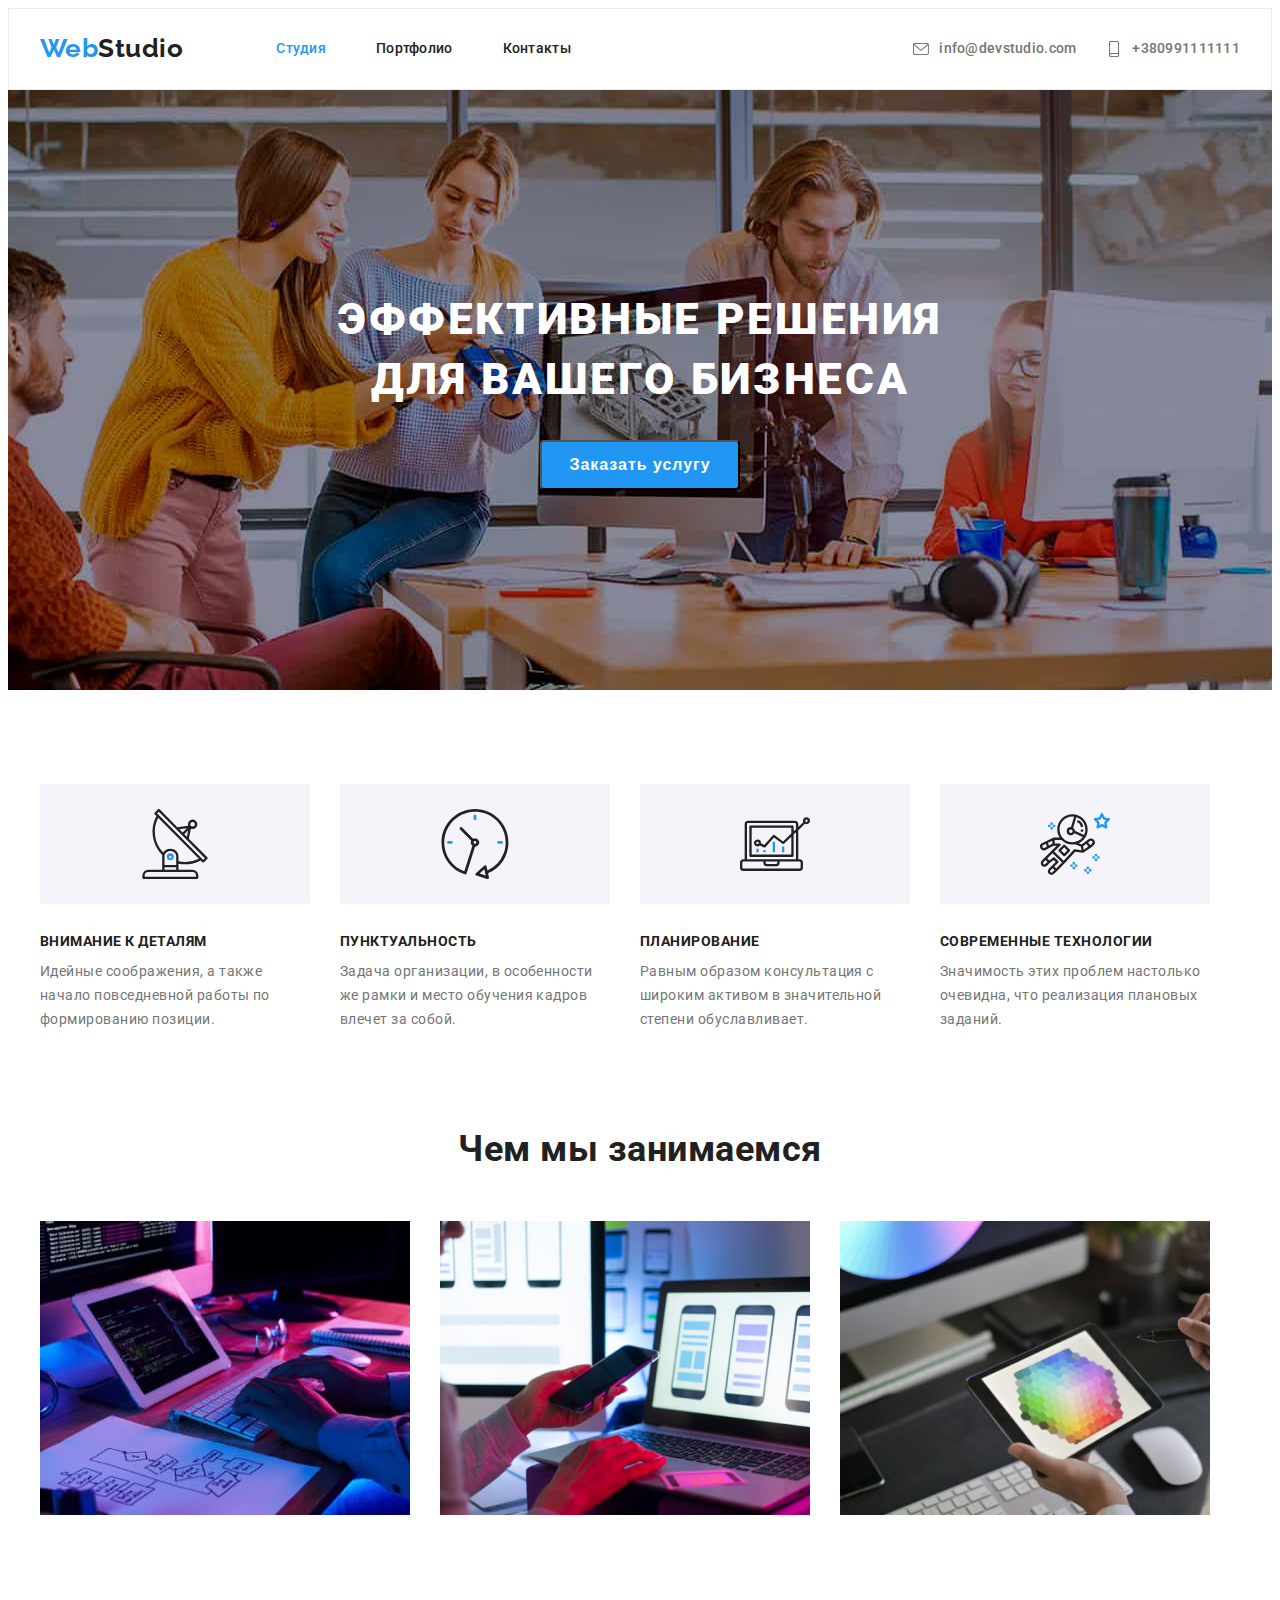
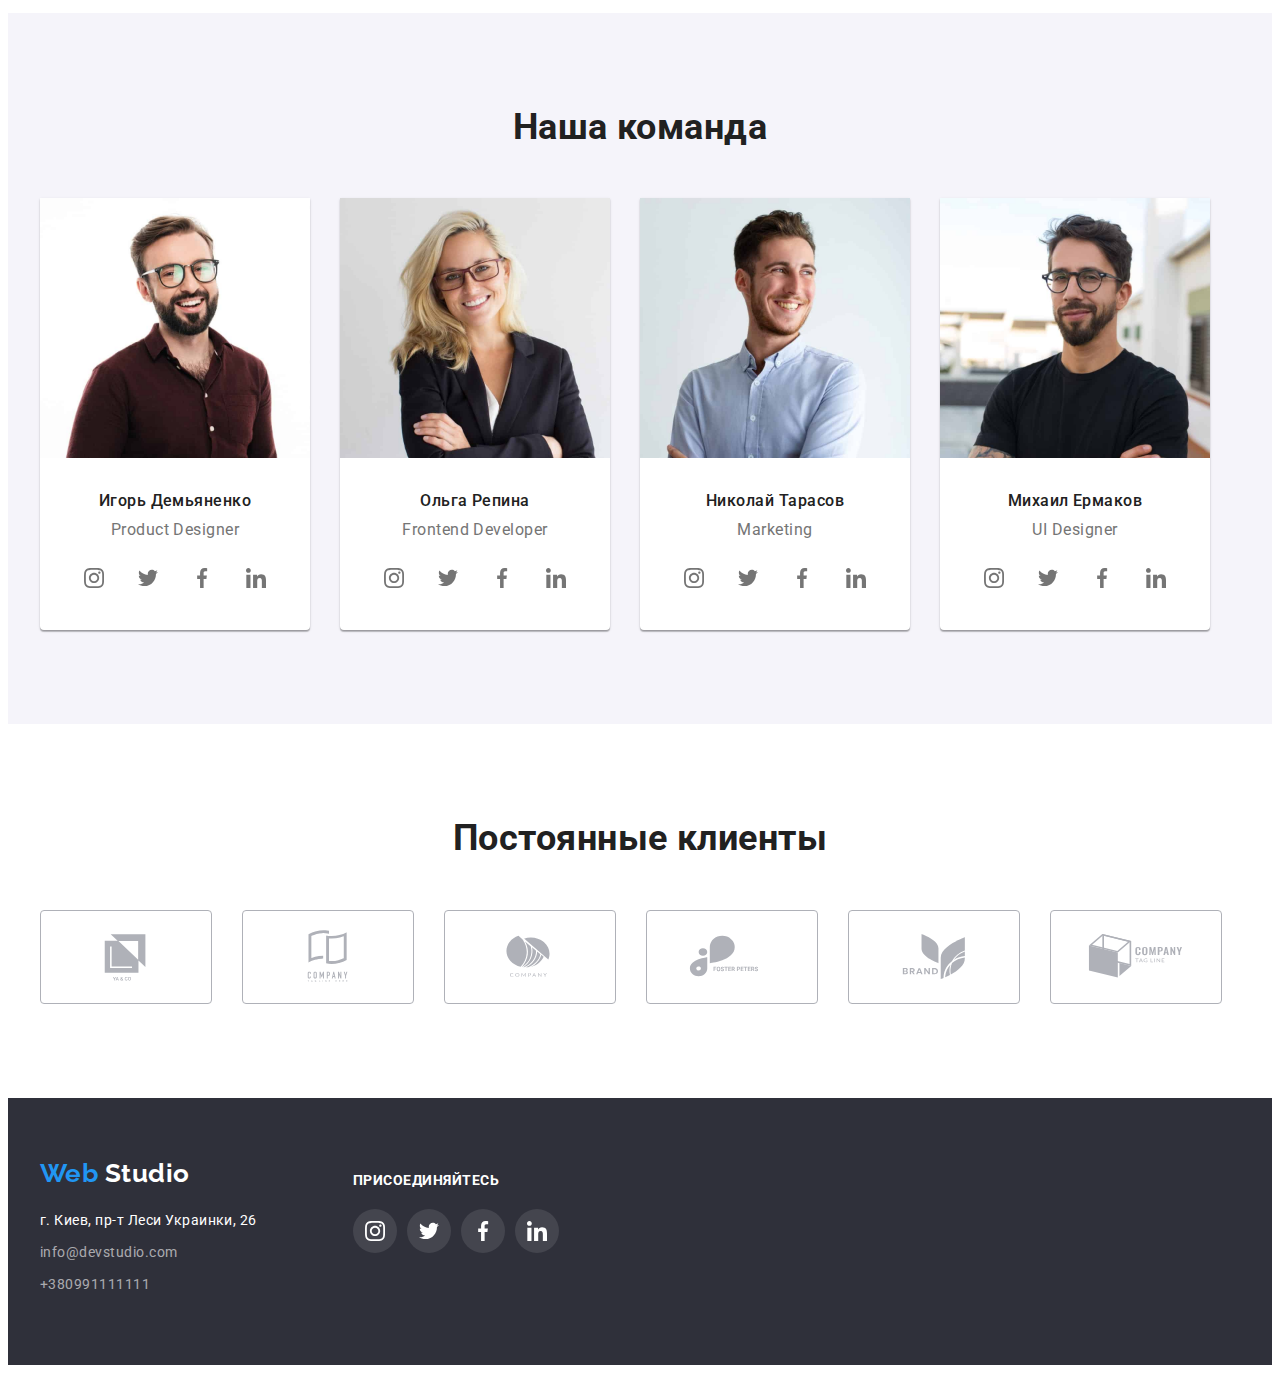
<file: index.html>
<!DOCTYPE html>
<html lang="en"></html>
<head>
  <meta charset="UTF-8" />
  <meta name="vievport" content="width=device-width, initial-scale=1.0" />
  <title>Document</title>
  <link
    rel="stylesheet"
    href="https://fonts.googleapis.com/css2?family=Raleway:wght@700&family=Roboto:wght@400;500;700;900&display=swap"
  />
  <link
    rel="stylesheet"
    href="https://cdnjs.cloudflare.com/ajax/libs/modern-normalize/1.1.0/modern-normalize.min.css"
    integrity="sha512-wpPYUAdjBVSE4KJnH1VR1HeZfpl1ub8YT/NKx4PuQ5NmX2tKuGu6U/JRp5y+Y8XG2tV+wKQpNHVUX03MfMFn9Q=="
    crossorigin="anonymous"
    referrerpolicy="no-referrer"
  />
  <link rel="stylesheet" href="./css/styles.css" />
  <link rel="stylesheet" href="./images/icons.svg" />
</head>
<body>
  <header class="">
    <div class="conteiner main-meny">
      <nav class="nav">
        <!-- <logo> -->
        <a href="./images/webStudio.jpg" class="logo"
          >Web<span class="studio">Studio</span></a
        >
        <!-- <title> -->
        <ul class="site-nav list">
          <li class="item">
            <a href="./index.html" class="link curent">Студия</a>
          </li>
          <li class="item">
            <a href="./portfolio.html" class="link">Портфолио</a>
          </li>
          <li class="item">
            <a href="/" class="link">Контакты</a>
          </li>
        </ul>
      </nav>
      <!-- auth -->
      <ul class="site-auth list">
        <li class="item">
          <a href="emailto:info@devstudio.com" class="link">
            <svg class="items">
              <use href="./images/icons.svg#icon-envelope"></use>
            </svg>
            info@devstudio.com
          </a>
        </li>
        <li class="item">
          <a href="tel=+380991111111" class="link">
            <svg class="items">
              <use href="./images/icons.svg#icon-smartphone"></use>
            </svg>
            +380991111111</a>
        </li>
      </ul>
    </div>
  </header>

  <main>
    <!-- hero -->
    <section class="content hero Icon-Hero">
      <h1 class="hero-text">Эффективные решения для вашего бизнеса</h1>
      <button class="primary" type="button">Заказать услугу</button>
    </section>

    <!-- approach in work -->
    <section class="content work">
      <ul class="list work conteiner">
        <li class="item icon1">
          <b class="work-main">Внимание к деталям</b>
          <p class="work-secondary">
            Идейные соображения, а также начало повседневной работы по
            формированию позиции.
          </p>
        </li>
        <li class="item icon2">
          <b class="work-main">Пунктуальность</b>
          <p class="work-secondary">
            Задача организации, в особенности же рамки и место обучения кадров
            влечет за собой.
          </p>
        </li>
        <li class="item icon3">
          <b class="work-main">Планирование</b>
          <p class="work-secondary">
            Равным образом консультация с широким активом в значительной степени
            обуславливает.
          </p>
        </li>
        <li class="item icon4">
          <b class="work-main">Современные технологии</b>
          <p class="work-secondary">
            Значимость этих проблем настолько очевидна, что реализация плановых
            заданий.
          </p>
        </li>
      </ul>
    </section>

    <!-- <types of work in photo> -->
    <section class="content photo">
      <div class="conteiner">
        <h2 class="head-text">Чем мы занимаемся</h2>
        <ul class="list">
          <li class="photo">
            <img
              src="./images/img.jpg"
              width="370"
              alt="Bерстка дизайн внешнее оформление"
            />
          </li>
          <li class="photo">
            <img
              src="./images/img2.jpg"
              width="370"
              alt="Разработка мобильный приложений"
            />
          </li>
          <li class="photo">
            <img
              src="./images/img3.jpg"
              width="370"
              alt="Творческая деятельность"
            />
          </li>
        </ul>
      </div>
    </section>

    <!-- <employees> -->
    <section class="employees">
      <div class="conteiner">
        <h2 class="head-text">Наша команда</h2>
        <ul class="list">
          <li class="fon">
            <img src="./images/1.jpg" width="270" alt="Дезайнер" />
            <div class="employees-div">
              <h3 class="employees-main">Игорь Демьяненко</h3>
              <p class="employees-secondary">Product Designer</p>
              <ul class="list">
                <li class="item">
                  <a href="/" class="items" >
                    <svg class="icon" width="20" height="20">
                      <use href="./images/icons.svg#icon-instagram"></use>
                    </svg>
                  </a>
                </li>
                <li class="item">
                  <a href="/" class="items">
                    <svg class="icon" width="20" height="20">
                      <use href="./images/icons.svg#icon-twitter"></use>
                    </svg>
                  </a>
                <li class="item">
                  <a href="/" class="items">
                    <svg class="icon" width="20" height="20">
                      <use href="./images/icons.svg#icon-facebook"></use>
                    </svg>
                  </a>
                </li>
                <li class="item">
                  <a href="/" class="items">
                    <svg class="icon" width="20" height="20">
                      <use href="./images/icons.svg#icon-linkedin"></use>
                    </svg>
                  </a>
                </li>
              </ul>
          </li>
          <li class="fon">
            <img src="./images/2.jpg" width="270" alt="Frontend разработчик" />
            <div class="employees-div">
              <h3 class="employees-main">Ольга Репина</h3>
              <p class="employees-secondary">Frontend Developer</p>
              <ul class="list">
                <li class="item">
                  <a href="/" class="items" >
                    <svg class="icon" width="20" height="20">
                      <use href="./images/icons.svg#icon-instagram"></use>
                    </svg>
                  </a>
                </li>
                <li class="item">
                  <a href="/" class="items">
                    <svg class="icon" width="20" height="20">
                      <use href="./images/icons.svg#icon-twitter"></use>
                    </svg>
                  </a>
                <li class="item">
                  <a href="/" class="items">
                    <svg class="icon" width="20" height="20">
                      <use href="./images/icons.svg#icon-facebook"></use>
                    </svg>
                  </a>
                </li>
                <li class="item">
                  <a href="/" class="items">
                    <svg class="icon" width="20" height="20">
                      <use href="./images/icons.svg#icon-linkedin"></use>
                    </svg>
                  </a>
                </li>
              </ul>
            </div>
          </li>
          <li class="fon">
            <img src="./images/3.jpg" width="270" alt="Маркетолог" />
            <div class="employees-div">
              <h3 class="employees-main">Николай Тарасов</h3>
              <p class="employees-secondary">Marketing</p>
              <ul class="list">
                <li class="item">
                  <a href="/" class="items" >
                    <svg class="icon" width="20" height="20">
                      <use href="./images/icons.svg#icon-instagram"></use>
                    </svg>
                  </a>
                </li>
                <li class="item">
                  <a href="/" class="items">
                    <svg class="icon" width="20" height="20">
                      <use href="./images/icons.svg#icon-twitter"></use>
                    </svg>
                  </a>
                <li class="item">
                  <a href="/" class="items">
                    <svg class="icon" width="20" height="20">
                      <use href="./images/icons.svg#icon-facebook"></use>
                    </svg>
                  </a>
                </li>
                <li class="item">
                  <a href="/" class="items">
                    <svg class="icon" width="20" height="20">
                      <use href="./images/icons.svg#icon-linkedin"></use>
                    </svg>
                  </a>
                </li>
              </ul>
            </div>
          </li>
          <li class="fon">
            <img src="./images/4.jpg" width="270" alt="Дизайнер" />
            <div class="employees-div">
              <h3 class="employees-main">Михаил Ермаков</h3>
              <p class="employees-secondary">UI Designer</p>
              <ul class="list">
                <li class="item">
                  <a href="/" class="items" >
                    <svg class="icon" >
                      <use href="./images/icons.svg#icon-instagram"></use>
                    </svg>
                  </a>
                </li>
                <li class="item">
                  <a href="/" class="items">
                    <svg class="icon" >
                      <use href="./images/icons.svg#icon-twitter"></use>
                    </svg>
                  </a>
                <li class="item">
                  <a href="/" class="items">
                    <svg class="icon" >
                      <use href="./images/icons.svg#icon-facebook"></use>
                    </svg>
                  </a>
                </li>
                <li class="item">
                  <a href="/" class="items">
                    <svg class="icon" >
                      <use href="./images/icons.svg#icon-linkedin"></use>
                    </svg>
                  </a>
                </li>
              </ul>
            </div>
          </li>
        </ul>
      </div>
    </section>

    <!-- permanent-clients -->
    <section class="permanent-clients conteiner">
      <h2 class="head-text">Постоянные клиенты</h2>
      <ul class="list">
        <li class="item">
          <a href="/" class="items">
            <svg class="logos">
              <use href="./images/icons.svg#icon-Logo"></use>
            </svg>
          </a>
        </li>
        <li class="item">
          <a href="/" class="items">
            <svg class="logos">
              <use href="./images/icons.svg#icon-Logo1"></use>
            </svg>
          </a>
        </li>
        <li class="item">
          <a href="/" class="items">
            <svg class="logos">
              <use href="./images/icons.svg#icon-Logo2"></use>
            </svg>
          </a>
        </li>
        <li class="item">
          <a href="/" class="items">
            <svg class="logos">
              <use href="./images/icons.svg#icon-Logo3"></use>
            </svg>
          </a>
        </li>
        <li class="item">
          <a href="/" class="items">
            <svg class="logos">
              <use href="./images/icons.svg#icon-Logo4"></use>
            </svg>
          </a>
        </li>
        <li class="item">
          <a href="/" class="items">
            <svg class="logos">
              <use href="./images/icons.svg#icon-Logo5"></use>
            </svg>
          </a>
        </li>
      </ul>
    </section>
  </main>

  <!-- <supporting information> -->
  <footer>
    <div class="footer conteiner">
      <adress>
        <a href="./images/webStudio.jpg" class="logo">
          Web
          <span class="footer-studio"> Studio </span>
        </a>

        <ul class="list nav">
          <li>
            <a
              href="https://www.google.com/maps/place/%D0%B1%D1%83%D0%BB%D1%8C%D0%B2%D0%B0%D1%80+%D0%9B%D0%B5%D1%81%D1%96+%D0%A3%D0%BA%D1%80%D0%B0%D1%97%D0%BD%D0%BA%D0%B8,+26,+%D0%9A%D0%B8%D1%97%D0%B2,+02000/@50.4265807,30.5361971,17z/data=!3m1!4b1!4m5!3m4!1s0x40d4cf0e033ecbe9:0x57a4dffefec77da0!8m2!3d50.4265807!4d30.5383858"
              target="_blank"
              rel="noopener noreferrer"
              class="footer-adres"
            >
              г. Киев, пр-т Леси Украинки, 26
            </a>
          </li>
          <li>
            <a href="emailto:info@devstudio.com" class="footer-nav">
              info@devstudio.com
            </a>
          </li>
          <li>
            <a href="tel=+380991111111" class="footer-nav"> +380991111111 </a>
          </li>
        </ul>
      </adress>
      <div class="dop-info">
        <b class="main">ПРИСОЕДИНЯЙТЕСЬ</b>
        <ul class="list">
          <li class="item">
            <a href="/" class="items" >
              <svg class="icon" width="20" height="20">
                <use href="./images/icons.svg#icon-instagram"></use>
              </svg>
            </a>
          </li>
          <li class="item">
            <a href="/" class="items">
              <svg class="icon" width="20" height="20">
                <use href="./images/icons.svg#icon-twitter"></use>
              </svg>
            </a>
          <li class="item">
            <a href="/" class="items">
              <svg class="icon" width="20" height="20">
                <use href="./images/icons.svg#icon-facebook"></use>
              </svg>
            </a>
          </li>
          <li class="item">
            <a href="/" class="items">
              <svg class="icon" width="20" height="20">
                <use href="./images/icons.svg#icon-linkedin"></use>
              </svg>
            </a>
          </li>
        </ul>
      </div>
    </div>
  </footer>
</body>
</file>
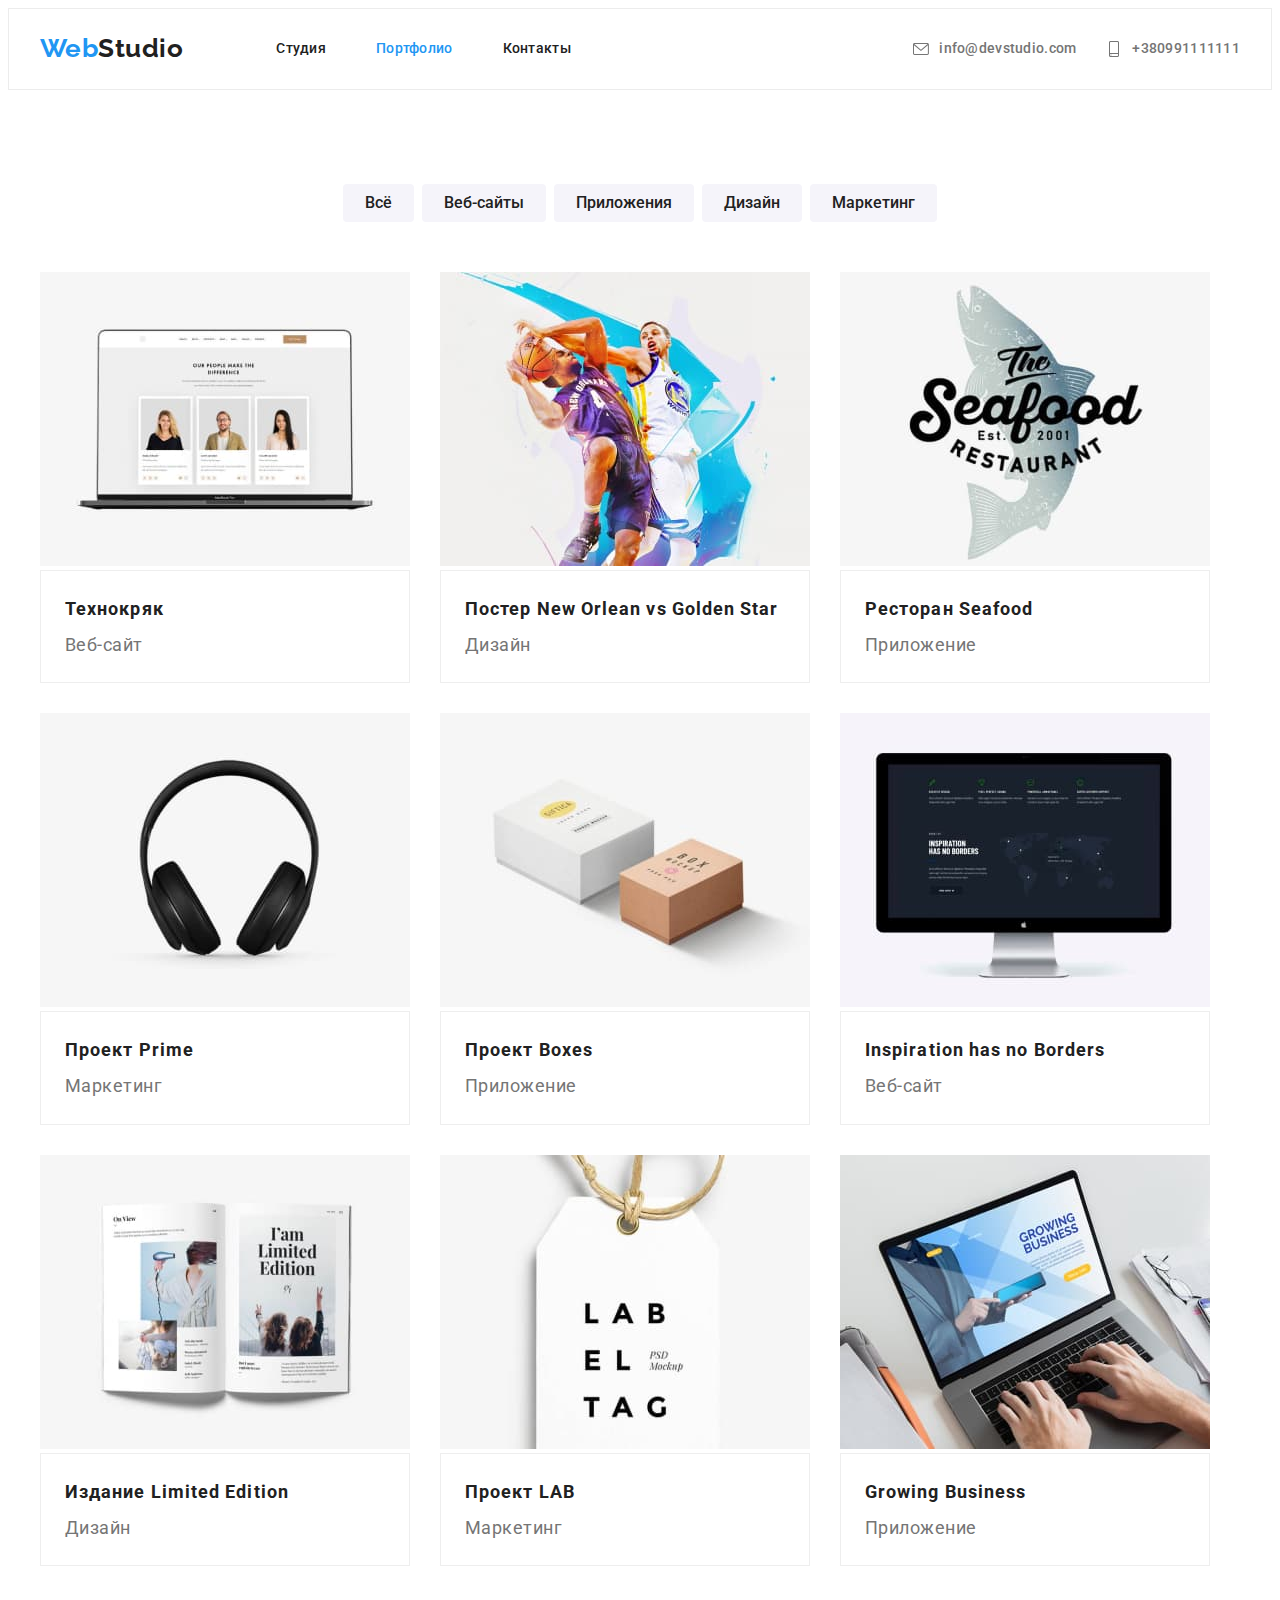
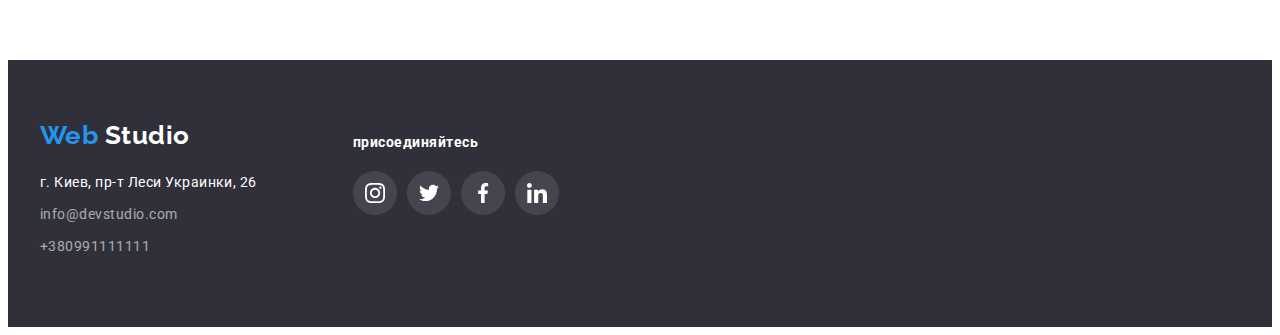
<file: portfolio.html>
<!DOCTYPE html>
<html lang="en"></html>
<head>
  <meta charset="UTF-8" />
  <meta name="vievport" content="width=device-width, initial-scale=1.0" />
  <title>Document</title>
  <link
    rel="stylesheet"
    href="https://fonts.googleapis.com/css2?family=Raleway:wght@700&family=Roboto:wght@400;500;700;900&display=swap"
  />
  <link
    rel="stylesheet"
    href="https://cdnjs.cloudflare.com/ajax/libs/modern-normalize/1.1.0/modern-normalize.min.css"
    integrity="sha512-wpPYUAdjBVSE4KJnH1VR1HeZfpl1ub8YT/NKx4PuQ5NmX2tKuGu6U/JRp5y+Y8XG2tV+wKQpNHVUX03MfMFn9Q=="
    crossorigin="anonymous"
    referrerpolicy="no-referrer"
  />
  <link rel="stylesheet" href="./css/styles.css" />
</head>
<body>
  <header class="">
    <div class="conteiner main-meny">
      <nav class="nav">
        <!-- <logo> -->
        <a href="./images/webStudio.jpg" class="logo"
          >Web<span class="studio">Studio</span></a
        >
        <!-- <title> -->
        <ul class="site-nav list">
          <li class="item">
            <a href="./index.html" class="link">Студия</a>
          </li>
          <li class="item">
            <a href="./portfolio.html" class="link curent">Портфолио</a>
          </li>
          <li class="item">
            <a href="/" class="link">Контакты</a>
          </li>
        </ul>
      </nav>
      <!-- auth -->
      <ul class="site-auth list">
        <li class="item">
          <a href="emailto:info@devstudio.com" class="link">
            <svg class="items">
              <use href="./images/icons.svg#icon-envelope"></use>
            </svg>
            info@devstudio.com
          </a>
        </li>
        <li class="item">
          <a href="tel=+380991111111" class="link">
            <svg class="items">
              <use href="./images/icons.svg#icon-smartphone"></use>
            </svg>
            +380991111111</a
          >
        </li>
      </ul>
    </div>
  </header>

  <!-- list -->
  <main class="main">
    <section class="conteiner two-page">
      <ul class="list main">
        <li class="item">
          <button type="button" class="secondary">Всё</button>
        </li>
        <li class="item">
          <button type="button" class="secondary">Веб-сайты</button>
        </li>
        <li class="item">
          <button type="button" class="secondary">Приложения</button>
        </li>
        <li class="item">
          <button type="button" class="secondary">Дизайн</button>
        </li>
        <li class="item">
          <button type="button" class="secondary">Маркетинг</button>
        </li>
      </ul>

      <!-- content -->
      <ul class="list photo-t-p">
        <li class="item">
          <a href="/" class="photo-text">
            <img src="./images/portfolio1.jpg" width="370" alt="ноутбук" />
            <div class="photo-div">
              <h3 class="photo-main">Технокряк</h3>
              <p class="photo-secondary">Веб-сайт</p>
            </div>
          </a>
        </li>
        <li class="item">
          <a href="/" class="photo-text">
            <img src="./images/portfolio2.jpg" width="370" alt="игра" />
            <div class="photo-div">
              <h3 class="photo-main">Постер New Orlean vs Golden Star</h3>
              <p class="photo-secondary">Дизайн</p>
            </div>
          </a>
        </li>
        <li class="item">
          <a href="/" class="photo-text">
            <img src="./images/portfolio3.jpg" width="370" alt="принт" />
            <div class="photo-div">
              <h3 class="photo-main">Ресторан Seafood</h3>
              <p class="photo-secondary">Приложение</p>
            </div>
          </a>
        </li>
        <li class="item">
          <a href="/" class="photo-text">
            <img src="./images/portfolio4.jpg" width="370" alt="наушники" />
            <div class="photo-div">
              <h3 class="photo-main">Проект Prime</h3>
              <p class="photo-secondary">Маркетинг</p>
            </div>
          </a>
        </li>
        <li class="item">
          <a href="/" class="photo-text">
            <img src="./images/portfolio5.jpg" width="370" alt="коробки" />
            <div class="photo-div">
              <h3 class="photo-main">Проект Boxes</h3>
              <p class="photo-secondary">Приложение</p>
            </div>
          </a>
        </li>
        <li class="item">
          <a href="/" class="photo-text">
            <img src="./images/portfolio6.jpg" width="370" alt="монитор" />
            <div class="photo-div">
              <h3 class="photo-main">Inspiration has no Borders</h3>
              <p class="photo-secondary">Веб-сайт</p>
            </div>
          </a>
        </li>
        <li class="item">
          <a href="/" class="photo-text">
            <img src="./images/portfolio7.jpg" width="370" alt="каталог" />
            <div class="photo-div">
              <h3 class="photo-main">Издание Limited Edition</h3>
              <p class="photo-secondary">Дизайн</p>
            </div>
          </a>
        </li>
        <li class="item">
          <a href="/" class="photo-text">
            <img src="./images/portfolio8.jpg" width="370" alt="лейбл" />
            <div class="photo-div">
              <h3 class="photo-main">Проект LAB</h3>
              <p class="photo-secondary">Маркетинг</p>
            </div>
          </a>
        </li>
        <li class="item">
          <a href="/" class="photo-text">
            <img src="./images/portfolio9.jpg" width="370" alt="робота" />
            <div class="photo-div">
              <h3 class="photo-main">Growing Business</h3>
              <p class="photo-secondary">Приложение</p>
            </div>
          </a>
        </li>
      </ul>
    </section>
  </main>

  <!-- supporting information -->
  <footer>
    <div class="footer conteiner">
      <adress>
        <a href="./images/webStudio.jpg" class="logo">
          Web
          <span class="footer-studio"> Studio </span>
        </a>

        <ul class="list">
          <li>
            <a
              href="https://www.google.com/maps/place/%D0%B1%D1%83%D0%BB%D1%8C%D0%B2%D0%B0%D1%80+%D0%9B%D0%B5%D1%81%D1%96+%D0%A3%D0%BA%D1%80%D0%B0%D1%97%D0%BD%D0%BA%D0%B8,+26,+%D0%9A%D0%B8%D1%97%D0%B2,+02000/@50.4265807,30.5361971,17z/data=!3m1!4b1!4m5!3m4!1s0x40d4cf0e033ecbe9:0x57a4dffefec77da0!8m2!3d50.4265807!4d30.5383858"
              target="_blank"
              rel="noopener noreferrer"
              class="footer-adres"
            >
              г. Киев, пр-т Леси Украинки, 26
            </a>
          </li>
          <li>
            <a href="emailto:info@devstudio.com" class="footer-nav">
              info@devstudio.com
            </a>
          </li>
          <li>
            <a href="tel=+380991111111" class="footer-nav"> +380991111111 </a>
          </li>
        </ul>
      </adress>
      <div class="dop-info">
        <b class="main">присоединяйтесь</b>
        <ul class="list">
          <li class="item">
            <a href="/" class="items">
              <svg class="icon" width="20" height="20">
                <use href="./images/icons.svg#icon-instagram"></use>
              </svg>
            </a>
          </li>
          <li class="item">
            <a href="/" class="items">
              <svg class="icon" width="20" height="20">
                <use href="./images/icons.svg#icon-twitter"></use>
              </svg>
            </a>
          </li>

          <li class="item">
            <a href="/" class="items">
              <svg class="icon" width="20" height="20">
                <use href="./images/icons.svg#icon-facebook"></use>
              </svg>
            </a>
          </li>
          <li class="item">
            <a href="/" class="items">
              <svg class="icon" width="20" height="20">
                <use href="./images/icons.svg#icon-linkedin"></use>
              </svg>
            </a>
          </li>
        </ul>
      </div>
    </div>
  </footer>
</body>
</file>
<file: css/styles.css>
:root {
  --primery-text-cplor: #212121;
  --secondary-color: rgba(117, 117, 117, 1);
  --akcent: #2196f3;
  --primary-wite-color: #fff;
  --secondary-color-two: rgba(245, 244, 250, 1);
  --color-fon-hed-fot: rgba(47, 48, 58, 1);
}

body {
  background-color: var(--primary-wite-color);
  color: var(--primery-text-cplor);

  font-family: Roboto, sans-serif;
  letter-spacing: 0.03em;
}
h1,
h2,
h3,
h4,
h5,
h6,
ul,
p,
b {
  margin: 0;
  padding: 0;
}
.list {
  list-style: none;
  padding: 0;
  margin: 0;
}

.conteiner {
  width: 1200px;
  margin-left: auto;
  margin-right: auto;
  padding-left: 15px;
  padding-right: 15px;

  /* outline: 2px solid rgb(225, 169, 159); */
}

/* BUTTON ----------------------------------------  */

/* button hero ---------------------------------------- */
.hero .primary {
  margin-top: 30px;

  width: 200px;
  height: 50px;
  box-shadow: 0px 4px 4px rgba(0, 0, 0, 0.15);
  border-radius: 4px;

  color: var(--primary-wite-color);
  background-color: var(--akcent);
  cursor: pointer;
  font-weight: 700;
  font-size: 16px;
  line-height: 1.88;
  text-align: center;
  letter-spacing: 0.06em;
}

/* button two page ---------------------------------------- */
.two-page.conteiner .list.main {
  display: flex;
  justify-content: center;
}
.conteiner .main .item:not(:last-child) {
  margin-right: 8px;
}
.two-page .secondary {
  padding-top: 6px;
  padding-bottom: 6px;
  padding-left: 22px;
  padding-right: 22px;
  border-radius: 4px;
  border: 0ch;

  font-family: Roboto, sans-serif;
  color: var(--primery-text-cplor);
  background-color: var(--secondary-color-two);
  font-weight: 500;
  font-size: 16px;
  line-height: 1.62;
}

.two-page .secondary:hover,
.two-page .secondary:focus {
  color: var(--primary-wite-color);
  background-color: var(--akcent);
  box-shadow: 0px 3px 1px rgba(0, 0, 0, 0.1), 0px 1px 2px rgba(0, 0, 0, 0.08),
    0px 2px 2px rgba(0, 0, 0, 0.12);
}

/* HEADER ---------------------------------------- */

header {
  border: 1px solid #ececec;
}
.main-meny {
  display: flex;
}
.main-meny .nav {
  display: flex;
  align-items: center;
}
.site-nav .link.curent {
  color: var(--akcent);
}

/* logo----------------------------------------  */
.logo {
  margin-right: 93px;

  color: var(--akcent);
  font-family: Raleway, sans-serif;
  font-weight: 700;
  font-size: 26px;
  line-height: 1.2;
  text-decoration: none;
}
.logo .studio {
  color: var(--primery-text-cplor);
}

/* nav ---------------------------------------- */
.site-nav {
  display: flex;
}
.site-nav .item:not(:last-child) {
  margin-right: 50px;
}
/* .site-nav .item + .item {
  margin-left: 30px;
} */

.site-nav .link {
  display: block;
  padding-top: 32px;
  padding-bottom: 32px;

  color: var(--primery-text-cplor);
  font-weight: 500;
  font-size: 14px;
  line-height: 1.14;
  letter-spacing: 0.02em;
  text-decoration: none;
}
.site-nav .link:hover,
.site-nav .link:focus {
  color: var(--akcent);
}

/* auth---------------------------------------- */
.site-auth {
  display: flex;
  margin-left: auto;
}
.site-auth .item:not(:last-child) {
  margin-right: 30px;
}
/* .site-auth .item + .item {
  margin-left: 30px;
} */

.site-auth .link {
  display: flex;
  padding-top: 32px;
  padding-bottom: 32px;
  align-items: center;

  color: var(--secondary-color);

  font-weight: 500;
  font-size: 14px;
  line-height: 1.14;
  letter-spacing: 0.02em;

  text-decoration: none;
}
.site-auth .link:hover,
.site-auth .link:focus {
  color: var(--akcent);
}
.site-auth .link .items{
  display: inline-block;
  padding: 0;
  margin-right: 10px;
  width: 16px;
  height: 16px;
  fill: currentColor;
}

/* .site-auth .link::before {
  width: 16px;
  height: 16px;
  margin-right: 10px;

  content: "";
  background-repeat: no-repeat;
  background-position: center;
  background-size: auto;
}
.item-envel::before {
  background-image: url(../images/icon.svg/envelope.svg);
}
.item-smartp::before {
  background-image: url(../images/icon.svg/smartphone.svg);
} */

/* MAIN ---------------------------------------- */

/* content one page ---------------------------------------- */

/* hero ---------------------------------------- */
.content.hero {
  text-align: center;

  padding-top: 200px;
  padding-bottom: 200px;
  background-color: var(--color-fon-hed-fot);
  text-transform: uppercase;
}
.content.hero.Icon-Hero {
  display: block;
  background-image: url(../images/Img-Hero.jpg);
  background-position: center;
  background-repeat: no-repeat;
}

.content .hero-text {
  margin-left: auto;
  margin-right: auto;

  width: 696px;
  height: 120px;
  color: var(--primary-wite-color);
  font-weight: 900;
  font-size: 44px;
  line-height: 1.36;
  letter-spacing: 0.06em;
}

/* work ---------------------------------------- */

.content.work {
  padding-top: 94px;
}

.content .work {
  display: flex;
}

.content .work .item:not(:last-child) {
  margin-right: 30px;
}
.content .work .item::before {
  display: block;
  content: "";
  height: 120px;
  background-position: center;
  background-repeat: no-repeat;
  /* background-size: contain; */
  background-color: var(--secondary-color-two);
}
.content .work .icon1::before {
  background-image: url(../images/icon.svg/antenna\ 1.svg);
}
.content .work .icon2::before {
  background-image: url(../images/icon.svg/clock\ 1.svg);
}
.content .work .icon3::before {
  background-image: url(../images/icon.svg/diagram\ 1.svg);
}
.content .work .icon4::before {
  background-image: url(../images/icon.svg/astronaut\ 1.svg);
}

.content .work-main {
  display: flex;
  padding-bottom: 10px;
  padding-top: 30px;

  text-transform: uppercase;
  font-weight: 700;
  font-size: 14px;
  line-height: 1.14;
}

.content .work-secondary {
  width: 270px;
  height: 75px;
  color: var(--secondary-color);
  font-size: 14px;
  line-height: 1.71;
}

/* photo ---------------------------------------- */
.content.photo {
  padding-top: 94px;
  padding-bottom: 94px;
}

.content.photo .list {
  display: flex;
  padding-top: 50px;
}
.content.photo .list .photo:not(:last-child) {
  margin-right: 30px;
}

.content .head-text {
  font-weight: 700;
  font-size: 36px;
  line-height: 1.16;
  text-align: center;
}

/* employees ---------------------------------------- */
.employees {
  padding-top: 94px;
  padding-bottom: 94px;
  background-color: var(--secondary-color-two);
}

.employees .head-text {
  margin-bottom: 50px;
  font-weight: 700;
  font-size: 36px;
  line-height: 1.16;
  text-align: center;
}
.employees .list {
  display: flex;
}
.employees .fon:not(:last-child) {
  margin-right: 30px;
}
.employees .fon {
  background-color: var(--primary-wite-color);
  box-shadow: 0px 1px 3px rgba(0, 0, 0, 0.12), 0px 1px 1px rgba(0, 0, 0, 0.14),
    0px 2px 1px rgba(0, 0, 0, 0.2);
  border-radius: 0px 0px 4px 4px;
}

.employees-div {
  display: block;
  text-align: center;
  padding-top: 30px;
  padding-bottom: 30px;
}

.employees-main {
  padding-bottom: 10px;

  font-weight: 500;
  font-size: 16px;
  line-height: 1.18;
}
.employees-secondary {
  color: var(--secondary-color);
  font-size: 16px;
  line-height: 1.18;
}

.employees-div .list {
  display: flex;
  margin-left: 32px;
  margin-right: 32px;
  margin-top: 16px;

  align-items: center;

  /* outline: 1px solid tomato; */
}

.employees-div .item {
  display: inline-block;

  /* outline: 1px solid tomato; */
}

.employees-div .item:not(:last-child) {
  margin-right: 10px;
}
.employees-div .items{
  display: inline-block;
  width: 44px;
  height: 44px;
  border-radius: 50%;
  color:var(--secondary-color);
  background-color: #fff;

  /* outline:  1px solid tomato; */
}
.employees-div .items:hover,
.employees-div .items:focus{
  color: #fff;
  background-color:var(--akcent);
}
.employees-div .items .icon{
  display: inline-block;
  width:20px;
  height:20px;
  
  margin-top: 12px;
  fill:currentColor;
  
  /* outline: 1px solid tomato; */
}
/* .employees-div .items .icon:hover,
.employees-div .items .icon:focus{
 fill: currentColor;
} */
/* .employees-div .item.insta {
  background-image: url(../images/icon.svg/instagram\ 2.svg);
}
.employees-div .item.twit {
  background-image: url(../images/icon.svg/twitter\ 1.svg);
}
.employees-div .item.faceb {
  background-image: url(../images/icon.svg/facebook\ 1.svg);
}
.employees-div .item.in {
  background-image: url(../images/icon.svg/linkedin\ 1.svg);
}

.div2{
  display: flex;
  width: 206px;
  margin-left: 32px;
  margin-right: 32px;
  margin-top: 16px;

  align-items: center;

  outline: 1px solid tomato;
}
.div2 .item{
  display: inline-block;
  width: 44px;
  height: 44px;
  padding: 0;
  border: none;
}
.div2 .item .icon{
  display: inline-block;

  outline: 1px solid tomato;
} */


/* permanent-clients --------------------------------------- */
.permanent-clients{
  margin-top: 94px;
  margin-bottom: 94px;
}

.permanent-clients .head-text{
  margin-bottom: 50px;
  font-weight: 700;
  font-size: 36px;
  line-height: 1.16;
  text-align: center;
}
.permanent-clients .list{
  display: flex;
}

.permanent-clients .item:not(:last-child){
  margin-right: 30px;
}
.permanent-clients .items{
  display: inline-block;
  padding: 0;
  width: 170px;
  height: 92px;
  border: 1px solid #AFB1B8;
  border-radius: 4px;
  color: rgba(175, 177, 184, 1);
}
.permanent-clients .items:hover,
.permanent-clients .items:focus{
  color:var(--akcent);
  border: 1px solid var(--akcent)
}

.permanent-clients .logos{
  display: inline-block;
  padding: 0;
  width: 106px;
  height: 60px;
  margin-top: 16px;
  margin-left: 32px;
  fill: currentColor;

  /* outline: 1px solid tomato; */
}

/* content two page ---------------------------------------- */
main.main {
  padding-top: 94px;
  padding-bottom: 94px;
}

.photo-t-p {
  display: flex;
  flex-wrap: wrap;
  padding-top: 50px;
  /* justify-content: space-between; */
}
.photo-t-p .item {
  margin-right: 30px;
  margin-bottom: 30px;
}
.photo-t-p .item:nth-child(3n) {
  margin-right: 0;
}
.photo-t-p .item:nth-last-child(-n + 3) {
  margin-bottom: 0;
}
.photo-t-p .item:hover,
.photo-t-p .item:focus {
  box-shadow: 0px 1px 1px rgba(0, 0, 0, 0.12), 0px 4px 4px rgba(0, 0, 0, 0.06),
    1px 4px 6px rgba(0, 0, 0, 0.16);
}

.photo-text {
  padding: 0;
  text-decoration: none;
}

.photo-div {
  padding-top: 20px;
  padding-bottom: 20px;
  padding-left: 24px;
  padding-right: 24px;

  border: 1px solid #eeeeee;
}

.photo-main {
  color: var(--primery-text-cplor);
  font-weight: 700;
  font-size: 18px;
  line-height: 2;
  letter-spacing: 0.06em;
}
.photo-secondary {
  color: var(--secondary-color);
  font-size: 18px;
  line-height: 1.97;
}

/* FOOTER ---------------------------------------- */
footer {
  padding-top: 60px;
  padding-bottom: 60px;
  background-color: var(--color-fon-hed-fot);
}
.footer.conteiner{
  display: flex;
}
.footer .logo {
  display: inline-block;
  margin-bottom: 20px;
}
.footer-studio {
  color: var(--primary-wite-color);
}

.footer .footer-adres {
  display: inline-block;
  margin-bottom: 8px;

  color: #fff;
  font-size: 14px;
  line-height: 1.7;
  text-decoration: none;
}
.footer .footer-nav {
  display: inline-block;
  margin-bottom: 8px;

  color: rgba(255, 255, 255, 0.6);
  font-size: 14px;
  line-height: 1.7;
  text-decoration: none;
}
/* ----------------------- */
.footer .dop-info {
  margin-left: 70px;
  /* outline: 1px solid tomato; */
}
.footer .dop-info .main {
  display:inline-block;
  padding-top: 15px;
  padding-bottom: 20px;

  font-weight: 700;
  font-size: 14px;
  line-height: 1.14;
  color: var(--primary-wite-color);
}

.footer .dop-info .list {
  display: flex;
  align-items: center;

  /* outline: 1px solid tomato; */
}

.footer .dop-info .item:not(:last-child) {
  margin-right: 10px;
}

.footer .dop-info .items {
  display: inline-block;
  width: 44px;
  height: 44px;
  border-radius: 50%;
  color: #fff;
  background-color: rgba(255, 255, 255, 0.1);


  /* outline: 1px solid tomato; */
}
.footer .dop-info .items:hover,
.footer .dop-info .items:focus{
  background-color:var(--akcent);
}

.footer .dop-info .icon{
  margin-left: 12px;
  margin-top: 12px;
  fill: currentColor;

  /* outline: 1px solid tomato; */
}

/* .footer .dop-info .icon:hover,
.footer .dop-info .icon:focus{
  fill: currentColor;
} */

/* .footer .dop-info .item.insta {
  background-image: url(../images/icon.svg/instagram\ wite.svg);
}
.footer .dop-info .item.twit {
  background-image: url(../images/icon.svg/twitter\ wite.svg);
}
.footer .dop-info .item.faceb {
  background-image: url(../images/icon.svg/facebook\ wite.svg);
}
.footer .dop-info .item.in {
  background-image: url(../images/icon.svg/linkedin\ wite.svg);
} */

/* support inform
/* support information----------------------------

/* wite: #FFFFFF */
/* color header and footer: r
/* color header and footer:

/* akcent color: #2196F3 */


/* akcent color: #2196F3 */

/* main text color: #
/* main text color: #212121 */
/* secondary text color: rgba
</file>
